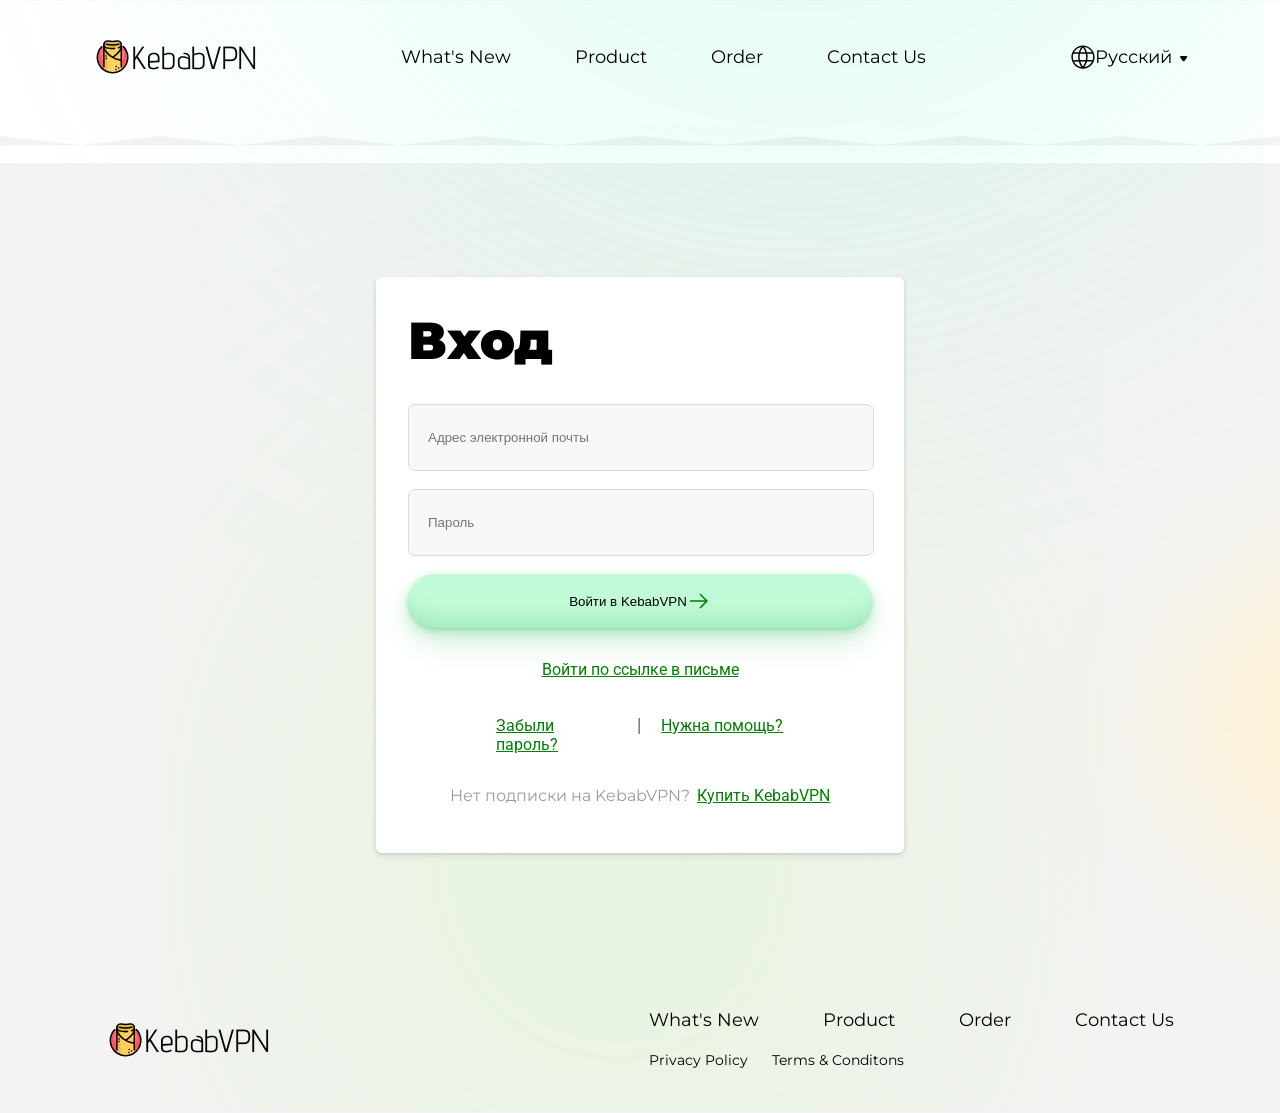
<file: index-1.html>
<!DOCTYPE html>
<html lang="en">
  <head>
    <meta charset="UTF-8" />
    <meta name="viewport" content="width=device-width, initial-scale=1.0" />
    <title>Document</title>
    <link rel="stylesheet" href="./styles-1.css" />
  </head>
  <body>
    <header>
      <div class="header">
        <div class="elips">
          <img src="./images/Ellipse 21.svg" />
        </div>
        <!-- <div class="elips-1">
          <img src="./images/Ellipse 20.svg" alt="" />
        </div> -->
        <div class="kebab">
          <img src="./images/kebab_logo.svg" />
          <span class="kebab-logo">KebabVPN</span>
        </div>
        <div class="nav">
          <div>
            <a href="./index-1.html" class="link">What's New</a>
          </div>
          <div>
            <a href="./index.html" class="link">Product</a>
          </div>
          <div>
            <a href="./index-2.html" class="link">Order</a>
          </div>
          <div>
            <a href="#" class="link">Contact Us</a>
          </div>
        </div>

        <div class="language">
          <img src="./images/language.svg" />
          <div class="language-select">
            <a href="#" class="link"><span class="link">Русский</span></a>
            <a href="#"><img src="./images/Polygon 1.svg" /></a>
          </div>
        </div>
      </div>
    </header>

    <div class="black">
      
      <div class="registr">
        <h1 class="title">Вход</h1>
        <div class="registr-inputs">
          <input class="registr-input" type="email" placeholder="Адрес электронной почты" />
          <input class="registr-input" type="password" placeholder="Пароль" />
          <button class="button-in">
            <span>Войти в KebabVPN</span>
            <img src="./images/Arrow--right.svg" alt="" />
          </button>
        </div>
        <div class="link-1">
          <a href="#" class="link-for first">Войти по ссылке в письме</a>
          <a href="#" class="link-for">Забыли пароль?</a>
          <span>|</span>
          <a href="#" class="link-for">Нужна помощь?</a>
        </div>
        <div class="subscriptions">
          <span class="subscriptions-no">Нет подписки на KebabVPN?</span>
          <a href="#" class="link-for">Купить KebabVPN</a>
        </div>
      </div>
      
    </div>
    <img src="./images/Ellipse 20.svg" class="elips-1">
    <img src="./images/Ellipse 19.svg" class="elips-2">
    <div class="footer">
      <div class="footer-center">
        <div class="logo">
          <div class="kebab">
            <img src="./images/kebab_logo.svg" />
            <span class="kebab-logo">KebabVPN</span>
          </div>
        </div>

        <div class="nav">
          <a href="#" class="link">What's New</a>
          <a href="#" class="link">Product</a>
          <a href="#" class="link">Order</a>
          <a href="#" class="link">Contact Us</a>
        </div>
        <div class="helps">
          <a href="#" class="help">Privacy Policy</a>
          <a href="#" class="help">Terms & Conditons</a>
        </div>
      </div>
      
    </div>
  </body>
</html>
</file>
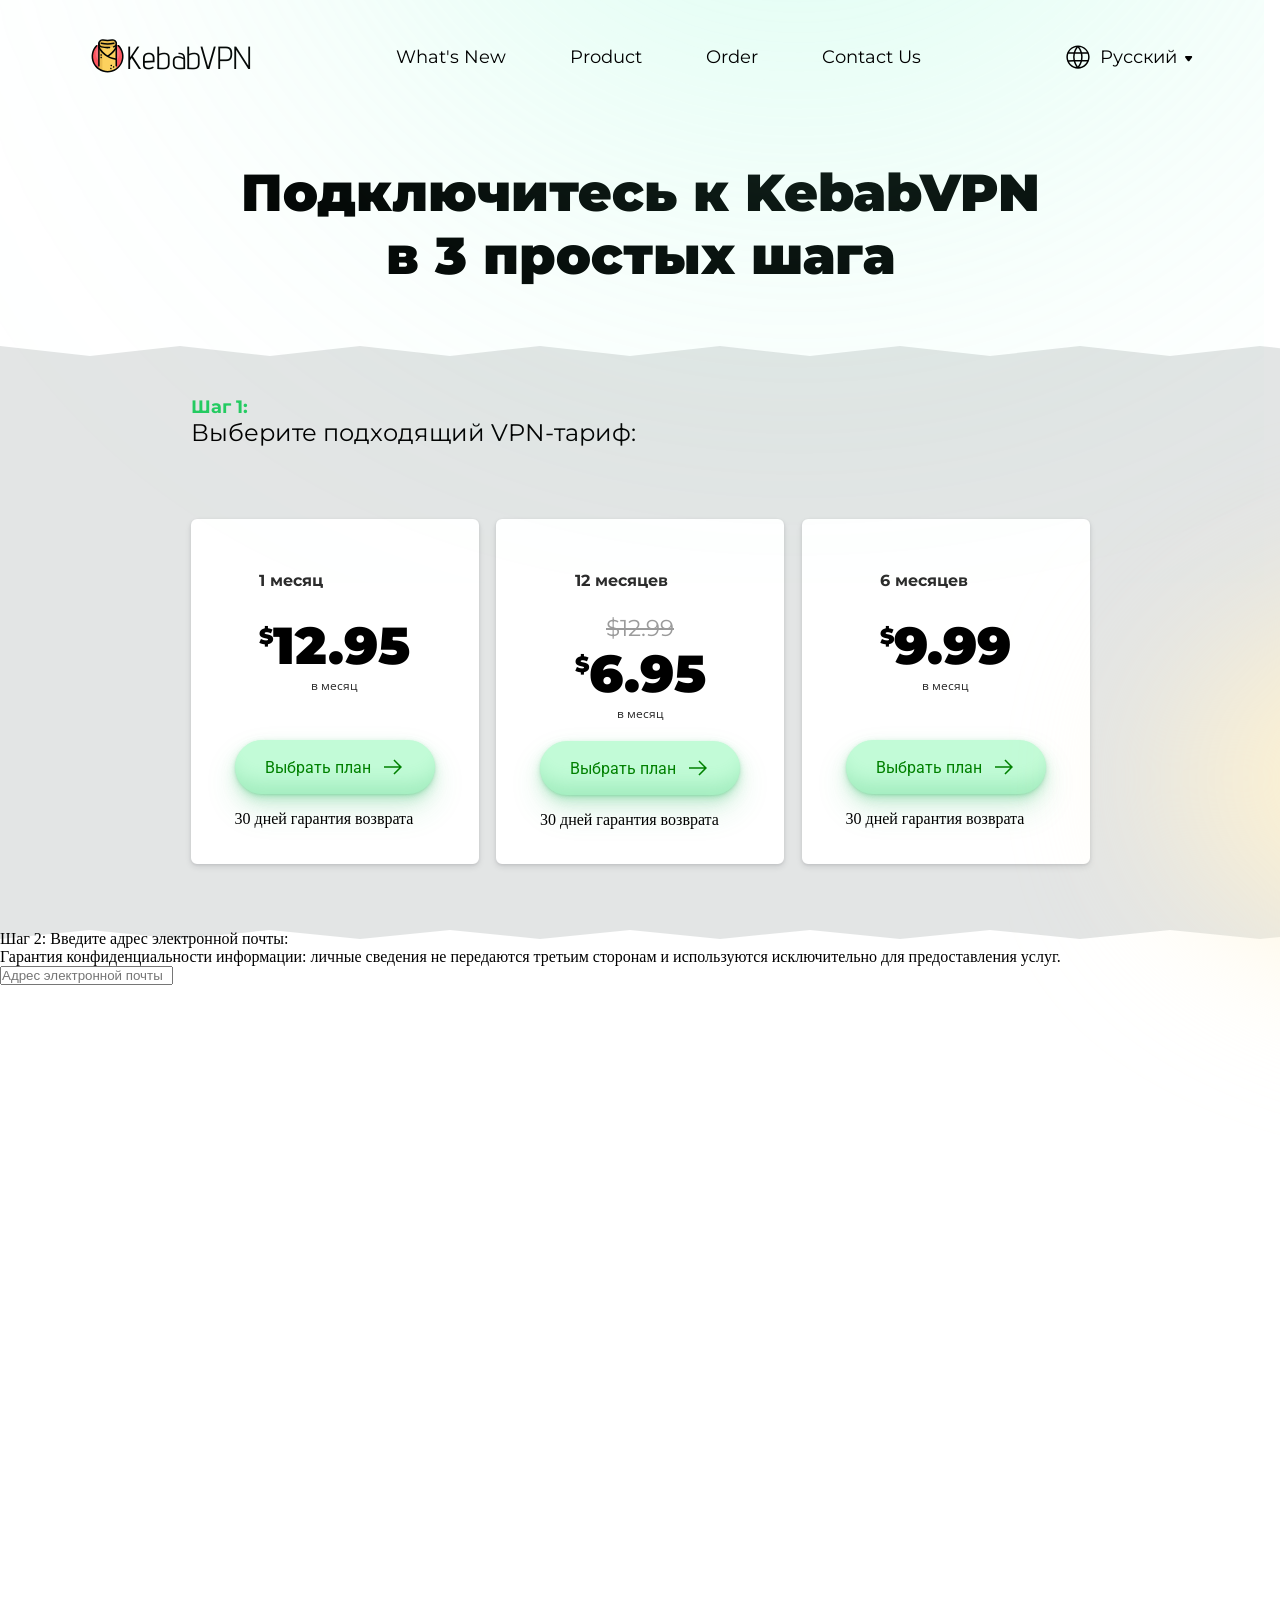
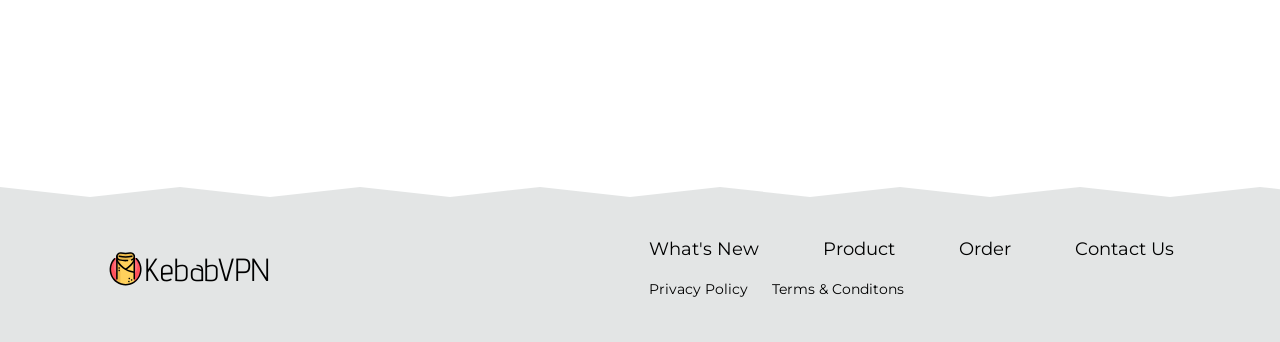
<file: index-2.html>
<!DOCTYPE html>
<html lang="en">
  <head>
    <meta charset="UTF-8" />
    <meta name="viewport" content="width=device-width, initial-scale=1.0" />
    <title>Document</title>
    <link rel="stylesheet" href="./styles-2.css" />
  </head>
  <body>
    <div class="head">
      <div class="header">
        <div class="elips">
          <img src="./images/Ellipse 21.svg" />
        </div>
        <div class="elips-2">
          <img src="./images/Ellipse 20.svg" height="721px;" />
        </div>

        <div class="kebab">
          <img src="./images/kebab_logo.svg" />
          <span class="kebab-logo">KebabVPN</span>
        </div>
        <div class="nav">
          <div>
            <a href="./index-1.html" class="link">What's New</a>
          </div>
          <div>
            <a href="#" class="link">Product</a>
          </div>
          <div>
            <a href="#" class="link">Order</a>
          </div>
          <div>
            <a href="#" class="link">Contact Us</a>
          </div>
        </div>

        <div class="language">
          <img src="./images/language.svg" />
          <div class="language-select">
            <a href="#" class="link"><span class="link">Русский</span></a>
            <a href="#"><img src="./images/Polygon 1.svg" /></a>
          </div>
        </div>
      </div>
      <div class="go-use">
        <div class="go-use-title">
          <span>Подключитесь к KebabVPN в 3 простых шага</span>
        </div>
      </div>
    </div>
    <div class="vpn">
      <div class="vpn-centr">
        <div>
          <span class="step">Шаг 1:</span>
        </div>
        <div>
          <span class="vpn-choose">Выберите подходящий VPN-тариф:</span>
        </div>
        <div class="cost">
          <div class="card">
            <div class="cost-period">
              <div>
                <span class="month">1 месяц</span>
              </div>
              <div>
                <div class="dollar">
                  <div class="dollar-lg">$</div>
                  <div class="dollar-cost">12.95</div>
                </div>
                <div class="centr">
                  <span class="in-month">в месяц</span>
                </div>
              </div>
            </div>

            <div class="plan">
              <button class="plan-button">
                <span class="plan-title">Выбрать план</span>
                <img src="./images/Arrow--right.svg" alt="" />
              </button>
              <div>
                <span>30 дней гарантия возврата</span>
              </div>
            </div>
          </div>
          <div class="card-1">
            <div class="cost-period">
              <div>
                <span class="month">12 месяцев</span>
              </div>
              <div>
                <div class="centr">
                  <span class="discount">$12.99</span>
                </div>
                <div class="dollar">
                  <div class="dollar-lg">$</div>
                  <div class="dollar-cost">6.95</div>
                </div>
                <div class="centr">
                  <span class="in-month">в месяц</span>
                </div>
              </div>
            </div>

            <div class="plan">
              <button class="plan-button">
                <span class="plan-title">Выбрать план</span>
                <img src="./images/Arrow--right.svg" alt="" />
              </button>
              <div>
                <span>30 дней гарантия возврата</span>
              </div>
            </div>
          </div>
          <div class="card">
            <div class="cost-period">
              <div>
                <span class="month">6 месяцев</span>
              </div>
              <div>
                <div class="dollar">
                  <div class="dollar-lg">$</div>
                  <div class="dollar-cost">9.99</div>
                </div>
                <div class="centr">
                  <span class="in-month">в месяц</span>
                </div>
              </div>
            </div>

            <div class="plan">
              <button class="plan-button">
                <span class="plan-title">Выбрать план</span>
                <img src="./images/Arrow--right.svg" alt="" />
              </button>
              <div>
                <span>30 дней гарантия возврата</span>
              </div>
            </div>
          </div>
        </div>
      </div>
    </div>
    <div class="after-choose">
        <div class="after-choose-centr">
            <div>
                <div>
                    <span>Шаг 2:</span>
                    <span>Введите адрес электронной почты:</span>
                </div>
                <div>
                    <span>
                    Гарантия конфиденциальности информации: личные сведения не передаются третьим сторонам и используются исключительно для предоставления услуг.
                    </span>
                </div>
                <div>
                    <input type="email" placeholder="Адрес электронной почты">
                </div>
            </div>
            <div>
                
            </div>
        </div>
    </div>
    <div class="zig-zag">
    </div>
    <div class="footer">
        <div class="footer-center">
            <div class="logo">
            <div class="kebab">
                <img src="./images/kebab_logo.svg" />
                <span class="kebab-logo">KebabVPN</span>
            </div>
            </div>
        
            <div class="nav">
                <a href="#" class="link">What's New</a>
                <a href="#" class="link">Product</a>
                <a href="#" class="link">Order</a>
                <a href="#" class="link">Contact Us</a>
            </div>
            <div class="helps">
                <a href="#" class="help">Privacy Policy</a>
                <a href="#" class="help">Terms & Conditons</a>
            </div>
        </div>
        
    </div>
  </body>
</html>
</file>
<file: styles-1.css>
@import url('https://fonts.googleapis.com/css2?family=Montserrat:wght@400;700;900&display=swap');
@import url('https://fonts.googleapis.com/css2?family=Advent+Pro:wght@600&display=swap');
@import url('https://fonts.googleapis.com/css2?family=Open+Sans&display=swap');
@import url('https://fonts.googleapis.com/css2?family=Roboto&display=swap');

* {
    margin: 0;
    padding: 0;
}

body {
    background: #F3F3F3;
    /* background-image: url(./images/Rectangle\ 7.svg); */
}

.header {
    display: flex;
    justify-content: center;
    gap: 145px;
    
}

header {
    height: 125px;
    background-image: url(./images/Rectangle\ 6.svg);
    /* background-repeat: no-repeat; */
    
    background-size: contain;
    padding-top: 37.5px;
}

.elips {
    position: absolute;
    right: 16px;
    top: 0px;
}

.kebab {
    display: flex;
    align-items: center;
}

.kebab-logo {
    font-family: 'Advent Pro', sans-serif;
    font-size: 32px;
}

.nav {
    display: flex;
    gap: 64px;
    align-items: center;
    z-index: 2;
}

.link {
    color: #000;
    font-family: 'Montserrat', sans-serif;
    font-size: 18px;
    text-decoration: none;
}

.language {
    display: flex;
    align-items: center;
    z-index: 2;
}

.language-select {
    display: flex;
    align-items: center;
    gap: 8px;
}

.elips-1 {
    position: absolute;
    top: 361.5px;
    right: 0%;
    height: 721px;
}

.elips-2 {
    position: absolute;
    height: 1001px;
    bottom: 0%;
    top: 111px;
    left: 153px;
    z-index: 0;
}

.black {
    height: 805px;
    display: flex;
    justify-content: center;
    align-items: center;
    z-index: 0;
}

.registr {
    background-color: #fff;
    width: 464px;
    height: 512px;
    display: flex;
    flex-direction: column;
    border-radius: 6px;
    background: #FFF;
    gap: 32px;
    padding: 32px;
    z-index: 1;
    box-shadow: 0px 1px 3px 0px rgba(29, 30, 38, 0.10), 0px 3px 6px 0px rgba(29, 30, 38, 0.10);
}

.title {
    font-family: 'Montserrat', sans-serif;

    font-size: 52px;
    font-weight: 900;
}

.registr-inputs {
    display: flex;
    flex-direction: column;
    gap: 18px;
}

.registr-input {
    width: 100%;
    height: 65px;   
    background-color: #F8F8F8;
    text-indent: 19px;
    border-radius: 7px;
    border: 1px solid #DADADA;
}

.button-in {
    height: 54px;
    border-radius: 100px;
    background-color: #C2FBD7;
    box-shadow: 0px 16px 32px 0px rgba(44, 187, 99, 0.15), 0px 8px 16px 0px rgba(44, 187, 99, 0.15), 0px 4px 8px 0px rgba(44, 187, 99, 0.15), 0px 2px 4px 0px rgba(44, 187, 99, 0.15), 0px 1px 2px 0px rgba(44, 187, 99, 0.15), 0px -25px 18px -14px rgba(44, 187, 99, 0.20) inset;
    display: flex;
    justify-content: center;
    align-items: center;
    border: 0px;
}

.link-1 {
    width: 288px;
    display: grid;
    grid-template-columns: 1fr 5px 1fr;
    grid-template-rows: 1fr 1fr;
    gap: 18px;
    align-self: center;

}

.first {
    grid-column: span 3;
}

.link-for {
    color: #008000;
    justify-self: center;
    font-family: 'Roboto', sans-serif;
    font-size: 16px;
}

.subscriptions {
    display: flex;
    gap: 7px;
    align-self: center;
}

.subscriptions-no {
    color: #9B9B9B;
    font-family: 'Montserrat', sans-serif;
    font-size: 16px;
}

.footer {
    padding: 41.5px;
    display: flex;
    justify-content: center;
    align-items: center;
    z-index: 1;
}

.footer-center {
    display: grid;
    grid-template-columns: 1fr 1fr;
    grid-template-rows: 1fr 1fr;
    align-self: center;
    gap: 18px;
    align-items: center;
    z-index: 1;
}

.logo {
    grid-row: 1/3;
}

.kebab-logo {
    font-family: 'Advent Pro', sans-serif;
    font-size: 32px;
}

.kebab {
    display: flex;
    align-items: center;
}

.kebab-logo {
    font-family: 'Advent Pro', sans-serif;
    font-size: 32px;
}

.helps {
    display: flex;
    gap: 24px;
}

.help {
    text-decoration: none;
    color: #000;
    font-family: 'Montserrat', sans-serif;
    font-size: 14px;
    font-weight: 400;
}
</file>
<file: styles-2.css>
@import url('https://fonts.googleapis.com/css2?family=Montserrat:wght@400;700;900&display=swap');
@import url('https://fonts.googleapis.com/css2?family=Advent+Pro:wght@600&display=swap');
@import url('https://fonts.googleapis.com/css2?family=Open+Sans&display=swap');
@import url('https://fonts.googleapis.com/css2?family=Roboto&display=swap');

* {
    margin: 0;
    padding: 0;
}

body {
    background-color: #E3E5E5;
    /* background-image: url(./images/Ellipse\ 19.svg); */
    background-size: 1001px;
    background-repeat: no-repeat;
    background-position: center bottom;
}

.head {
    /* background-color: white; */
    height: 319px;
    padding-top: 37px;
    background-image: url(./images/Rectangle\ 5\ \(1\).svg);
}

.elips {
    position: absolute;
    right: 16px;
    top: 0px;
}

.elips-2 {
    position: absolute;
    top: 418px;
    right: 0px;
}

.elips-3 {
    position: absolute;
    bottom: -106px;
}

.header {
    display: flex;
    justify-content: center;
    gap: 145px;
}

.nav {
    display: flex;
    gap: 64px;
    align-items: center;
    z-index: 2;
}

.language {
    display: flex;
    align-items: center;
    z-index: 2;
}

.kebab {
    display: flex;
    align-items: center;
}

.link {
    color: #000;
    font-family: 'Montserrat', sans-serif;
    font-size: 18px;
    text-decoration: none;
}

.kebab-logo {
    font-family: 'Advent Pro', sans-serif;
    font-size: 32px;
}

.language {
    display: flex;
    align-items: center;
    gap: 10px;
}

.language-select {
    display: flex;
    align-items: center;
    gap: 8px;
}

.go-use {
    margin-top: 85px;
    display: flex;
    flex-direction: column;
    align-items: center;
    gap: 24px;
}

.go-use-title {
    width: 800px;
    font-size: 52px;
    font-family: 'Montserrat', sans-serif;
    font-weight: 900;
    text-align: center;
    display: flex;
    justify-content: center;
}

.go-use-text {
    width: 944px;
    font-family: 'Montserrat', sans-serif;
    font-size: 24px;
    text-align: center;
    display: flex;
    justify-content: center;
}

.go-use-button {
    width: 257px;
    height: 54px;
    border-radius: 100px;
    border: none;
    background: #C2FBD7;
    box-shadow: 0px 16px 32px 0px rgba(44, 187, 99, 0.15), 0px 8px 16px 0px rgba(44, 187, 99, 0.15), 0px 4px 8px 0px rgba(44, 187, 99, 0.15), 0px 2px 4px 0px rgba(44, 187, 99, 0.15), 0px 1px 2px 0px rgba(44, 187, 99, 0.15), 0px -25px 18px -14px rgba(44, 187, 99, 0.20) inset;
    display: flex;
    justify-content: center;
    align-items: center;
    gap: 10px;
    z-index: 2;
}

.vpn {
    display: flex;
    justify-content: center;
}

.vpn-centr {
    width: 899px;
    height: 534px;  
    padding-top: 40px;
}

.step {
    color: #24CB61;
    font-family: 'Montserrat', sans-serif;
    font-size: 18px;
    font-weight: 700;
}

.vpn-choose {
    font-family: 'Montserrat', sans-serif;

    font-size: 24px;
    font-weight: 400;
}

.cost {
    display: flex;
    padding-top: 72px;
    justify-content: space-between;
}

.card {
    width: 280px;
    height: 257px;
    border-radius: 6px;
    background: #FFF;
    box-shadow: 0px 1px 3px 0px rgba(29, 30, 38, 0.10), 0px 3px 6px 0px rgba(29, 30, 38, 0.10);
    display: flex;
    flex-direction: column;
    gap: 19px;
    align-items: center;
    justify-content: space-between;
    padding-top: 48px;
    padding-bottom: 32px;
    border: 4px solid white;
}

.card-1 {
    width: 280px;
    height: 257px;
    border-radius: 6px;
    background: #FFF;
    box-shadow: 0px 1px 3px 0px rgba(29, 30, 38, 0.10), 0px 3px 6px 0px rgba(29, 30, 38, 0.10);
    display: flex;
    flex-direction: column;
    gap: 19px;
    align-items: center;
    justify-content: space-between;
    padding-top: 48px;
    padding-bottom: 32px;
    border: 4px solid white;
}

.card:hover {
    justify-content: center;
    gap: 62px;
    margin-top: -48px;
    height: 357px;
    /* transform: scaleY(1.28); */
    border: 4px solid #24CB61;
}

.card-1:hover {
    justify-content: center;
    gap: 62px;
    margin-top: -48px;
    height: 357px;
    /* transform: scaleY(1.28); */
    border: 4px solid #24CB61;
}

.cost-period {
    display: flex;
    flex-direction: column;
    gap: 24px;
}

.month {
    color: #2C2C2C;
    font-family: 'Montserrat', sans-serif;
    font-size: 16px;
    font-weight: 700;
}

.dollar {
    display: flex;
}

.dollar-lg {
    font-family: 'Montserrat', sans-serif;

    color: #000;
    font-size: 22px;
    font-weight: 900;
    padding-top: 9px;
}

.dollar-cost {
    font-family: 'Montserrat', sans-serif;

    color: #000;
    font-size: 52px;
    font-weight: 900;
}

.centr {
    display: flex;
    justify-content: center;
}

.in-month {
    font-family: 'Open Sans', sans-serif;

    color: #2C2C2C;
    font-size: 12px;    
    font-weight: 400;
}

.plan {
    display: flex;
    flex-direction: column;
    gap: 16px;
}

.plan-button {
    width: 200px;
    height: 54px;
    background-color: #C2FBD7;
    border: none;
    border-radius: 100px;
    display: flex;
    justify-content: center;
    align-items: center;
    gap: 10px;
    box-shadow: 0px 16px 32px 0px rgba(44, 187, 99, 0.15), 0px 8px 16px 0px rgba(44, 187, 99, 0.15), 0px 4px 8px 0px rgba(44, 187, 99, 0.15), 0px 2px 4px 0px rgba(44, 187, 99, 0.15), 0px 1px 2px 0px rgba(44, 187, 99, 0.15), 0px -25px 18px -14px rgba(44, 187, 99, 0.20) inset;
}

.plan-title {
    color: #008000;
    font-family: 'Roboto', sans-serif;
    font-size: 16px;
    font-weight: 400;
}

.discount {
    color: #9B9B9B; 
    font-family: 'Montserrat', sans-serif;

    font-size: 23px;
    font-weight: 400;
    text-decoration: line-through;
} 

.after-choose {
    background-image: url(./images/Rectangle\ 7\ \(1\).svg);
    height: 792px;
    z-index: 0;
}

.footer {
    padding: 41.5px;
    display: flex;
    justify-content: center;
    align-items: center;
}

.footer-center {
    display: grid;
    grid-template-columns: 1fr 1fr;
    grid-template-rows: 1fr 1fr;
    align-self: center;
    gap: 18px;
    align-items: center;
}

.logo {
    grid-row: 1/3;
}

.helps {
    display: flex;
    gap: 24px;
}

.help {
    text-decoration: none;
    color: #000;
    font-family: 'Montserrat', sans-serif;
    font-size: 14px;
    font-weight: 400;
}

.zig-zag {
    height: 74.5px;
    background-image: url(./images/Rectangle\ 8.svg);
}
</file>
